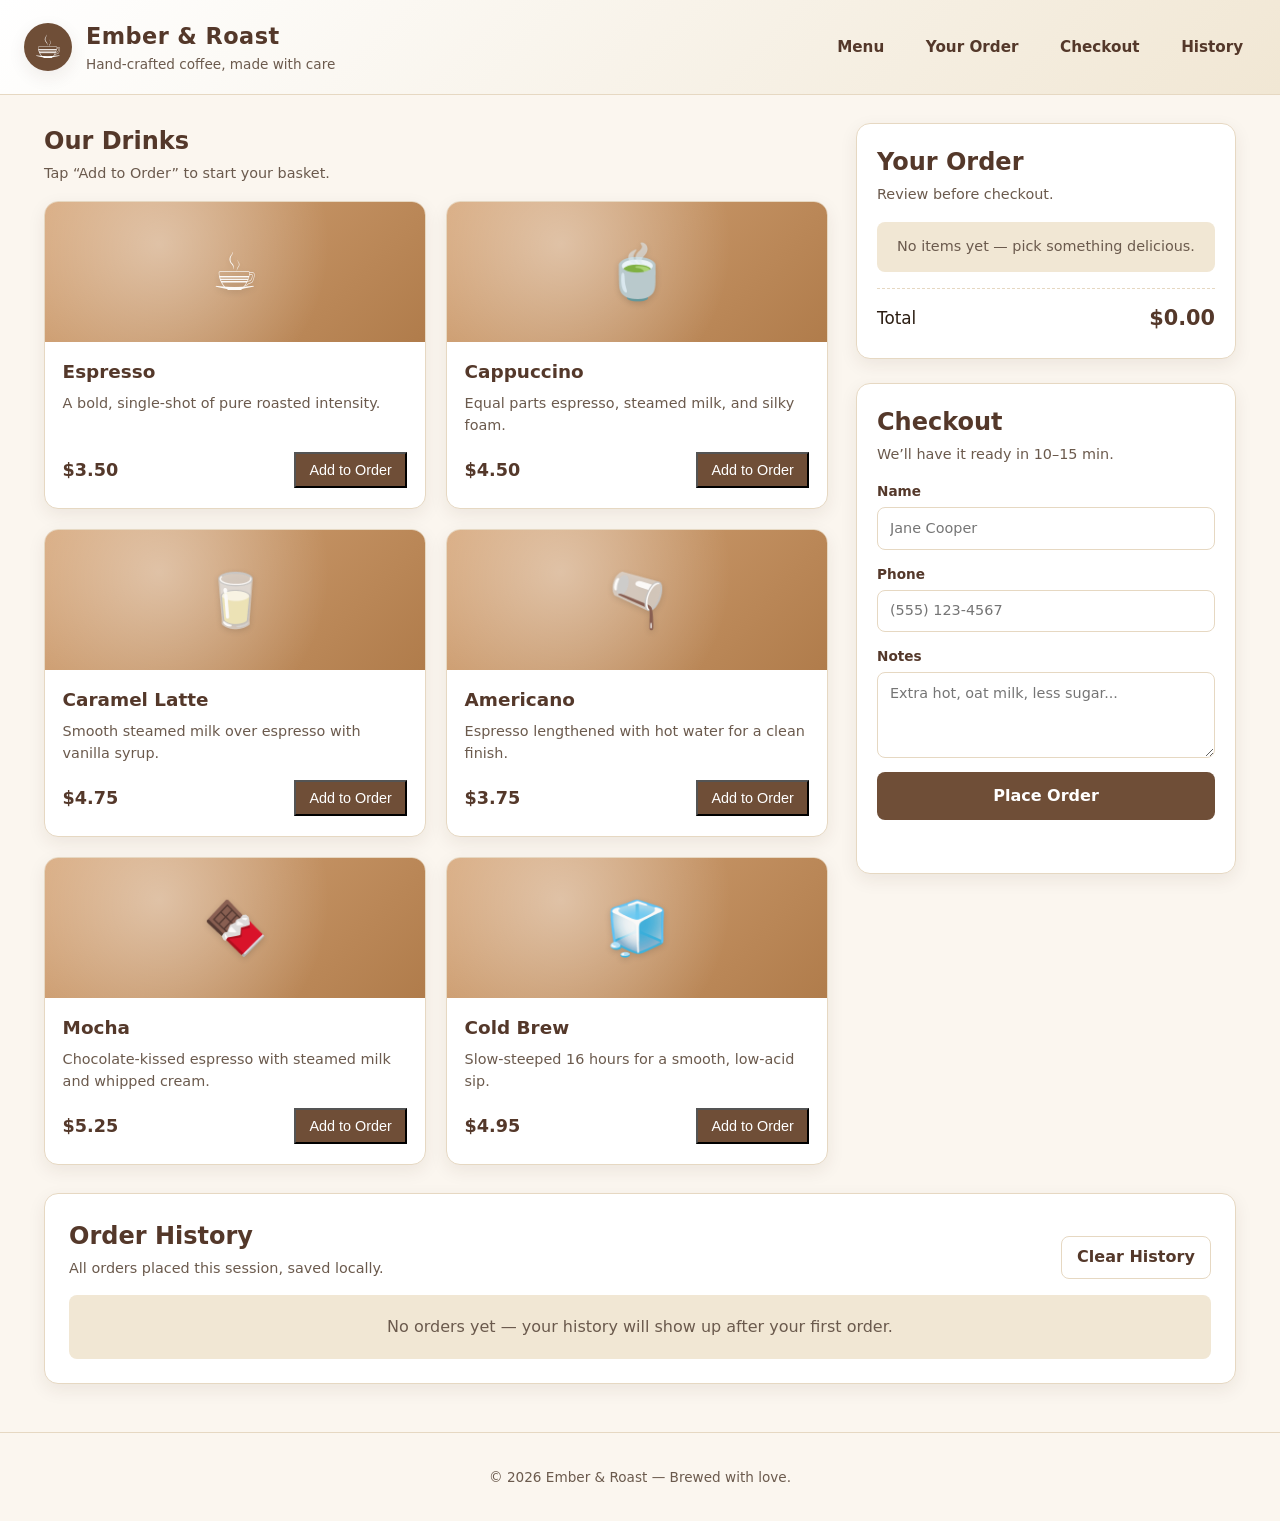
<file: index.html>
<!DOCTYPE html>
<html lang="en">
<head>
  <meta charset="UTF-8" />
  <meta name="viewport" content="width=device-width, initial-scale=1.0" />
  <title>Ember & Roast — Coffee Shop</title>
  <link rel="stylesheet" href="style.css" />
</head>
<body>
  <!-- Header -->
  <header class="site-header">
    <div class="brand">
      <span class="brand-logo" aria-hidden="true">☕</span>
      <div>
        <h1 class="brand-name">Ember &amp; Roast</h1>
        <p class="brand-tag">Hand-crafted coffee, made with care</p>
      </div>
    </div>
    <nav class="site-nav" aria-label="Primary">
      <a href="#menu">Menu</a>
      <a href="#order">Your Order</a>
      <a href="#checkout">Checkout</a>
      <a href="#history">History<span class="nav-badge" id="nav-badge" hidden>0</span></a>
    </nav>
  </header>

  <main class="layout">
    <!-- Menu Section -->
    <section class="menu" id="menu" aria-labelledby="menu-title">
      <div class="section-head">
        <h2 id="menu-title">Our Drinks</h2>
        <p class="muted">Tap “Add to Order” to start your basket.</p>
      </div>

      <div class="menu-grid" id="menu-grid">
        <!-- Drink cards rendered by app.js -->
      </div>
    </section>

    <!-- Order Summary + Form -->
    <aside class="sidebar">
        <section class="order" id="order" aria-labelledby="order-title">
          <div class="section-head">
            <h2 id="order-title">Your Order</h2>
            <p class="muted">Review before checkout.</p>
          </div>

          <ul class="order-list" id="order-list" aria-live="polite">
            <li class="order-empty">No items yet — pick something delicious.</li>
          </ul>

          <div class="order-total" aria-live="polite">
            <span>Total</span>
            <strong id="order-total">$0.00</strong>
          </div>
        </section>

        <section class="checkout" id="checkout" aria-labelledby="checkout-title">
          <div class="section-head">
            <h2 id="checkout-title">Checkout</h2>
            <p class="muted">We’ll have it ready in 10–15 min.</p>
          </div>

          <form class="checkout-form" id="checkout-form" novalidate>
            <label class="field">
              <span>Name</span>
              <input type="text" id="cust-name" name="name" placeholder="Jane Cooper" required />
            </label>

            <label class="field">
              <span>Phone</span>
              <input type="tel" id="cust-phone" name="phone" placeholder="(555) 123-4567" required />
            </label>

            <label class="field">
              <span>Notes</span>
              <textarea id="cust-notes" name="notes" rows="3" placeholder="Extra hot, oat milk, less sugar..."></textarea>
            </label>

            <button type="submit" class="btn-primary">Place Order</button>
            <p class="form-feedback" id="form-feedback" role="status"></p>
          </form>
        </section>
    </aside>
  </main>

  <!-- Order History -->
  <section class="history" id="history" aria-labelledby="history-title">
    <div class="history-shell">
      <div class="section-head history-head">
        <div>
          <h2 id="history-title">Order History</h2>
          <p class="muted">All orders placed this session, saved locally.</p>
        </div>
        <button class="btn-ghost" id="clear-history" type="button">Clear History</button>
      </div>

      <div class="history-grid" id="history-grid">
        <!-- History cards rendered by app.js -->
      </div>

      <p class="history-empty" id="history-empty">No orders yet — your history will show up after your first order.</p>
    </div>
  </section>

  <footer class="site-footer">
    <p>© 2026 Ember &amp; Roast — Brewed with love.</p>
  </footer>

  <script src="app.js"></script>
</body>
</html>
</file>
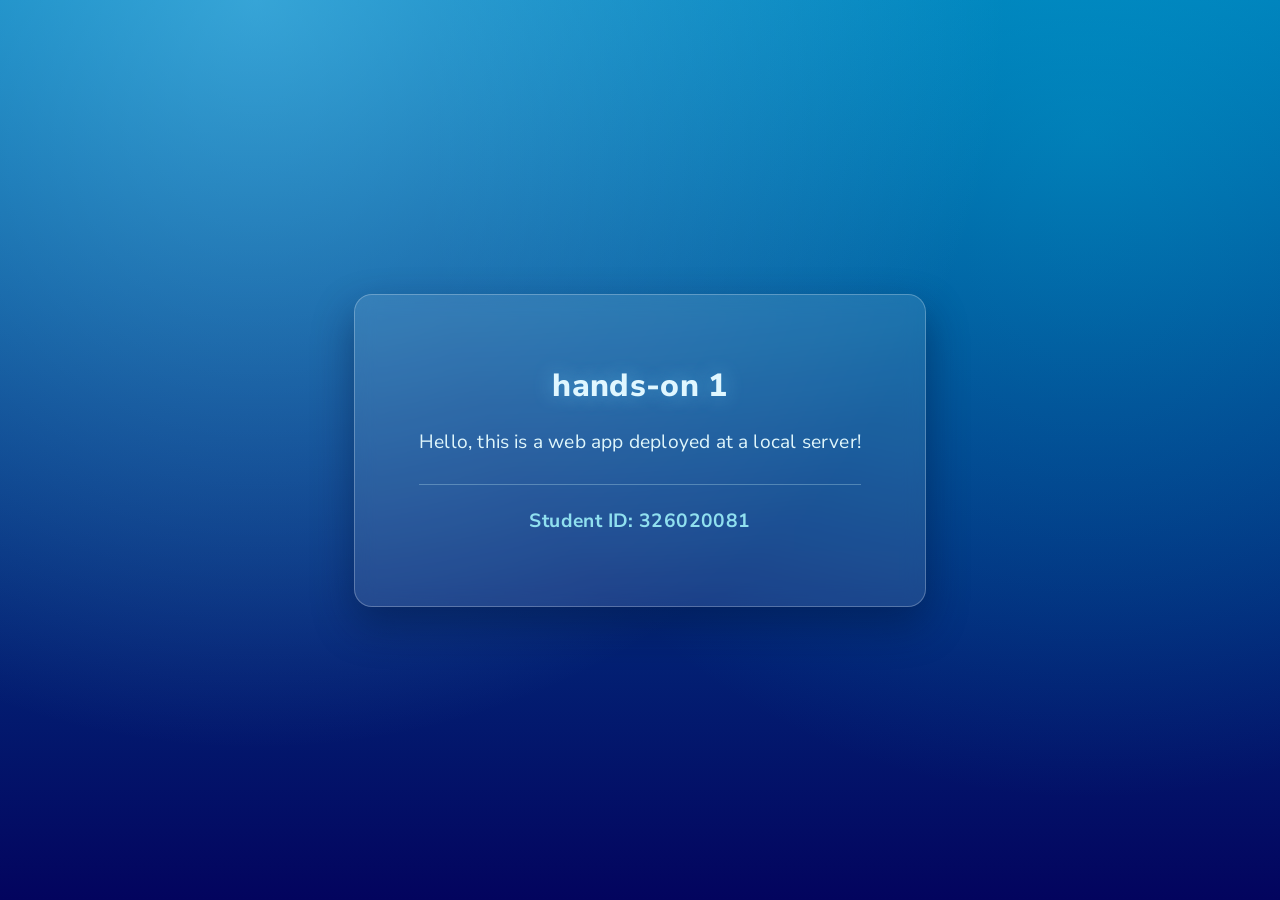
<file: hands-on-1/templates/index.html>
<!DOCTYPE html>
<html lang="en">
<head>
    <meta charset="UTF-8">
    <meta name="viewport" content="width=device-width, initial-scale=1.0">
    <title>hands-on 1</title>
    <link rel="preconnect" href="https://fonts.googleapis.com">
    <link rel="preconnect" href="https://fonts.gstatic.com" crossorigin>
    <link href="https://fonts.googleapis.com/css2?family=Nunito+Sans:wght@400;600;800&display=swap" rel="stylesheet">
    <style>
        body {
            /* Nunito Sans is easier on the eyes; system fonts act as fallback */
            font-family: "Nunito Sans", -apple-system, BlinkMacSystemFont, "Segoe UI",
                         Roboto, Helvetica, Arial, sans-serif;
            -webkit-font-smoothing: antialiased;
            -moz-osx-font-smoothing: grayscale;
            display: flex;
            justify-content: center;
            align-items: center;
            min-height: 100vh;
            margin: 0;
            /* blue ocean: deep sea gradient with light rays at the surface */
            background:
                radial-gradient(circle at 20% 0%, rgba(120, 220, 255, 0.45), transparent 55%),
                radial-gradient(circle at 85% 15%, rgba(0, 180, 216, 0.35), transparent 50%),
                linear-gradient(180deg, #0077b6 0%, #023e8a 45%, #03045e 100%);
            background-attachment: fixed;
            padding: 2rem;
            box-sizing: border-box;
        }
        .card {
            background: rgba(255, 255, 255, 0.1);
            backdrop-filter: blur(10px);
            -webkit-backdrop-filter: blur(10px);
            border: 1px solid rgba(255, 255, 255, 0.25);
            padding: 3rem 4rem;
            border-radius: 18px;
            box-shadow: 0 18px 40px rgba(2, 20, 60, 0.45);
            text-align: center;
            max-width: 600px;
        }
        h1 {
            color: #e0f7ff;
            font-size: 2rem;
            font-weight: 800;
            letter-spacing: 0.01em;
            margin-bottom: 1rem;
            text-shadow: 0 0 20px rgba(120, 220, 255, 0.45);
        }
        p  {
            color: #dff6fb;
            font-size: 1.2rem;
            font-weight: 400;
            line-height: 1.75;
            letter-spacing: 0.01em;
        }
        .student-id {
            margin-top: 1.5rem;
            padding-top: 1.25rem;
            border-top: 1px solid rgba(202, 240, 248, 0.3);
            color: #90e0ef;
            font-weight: bold;
            letter-spacing: 0.02em;
        }
    </style>
</head>
<body>
    <div class="card">
        <h1>hands-on 1</h1>
        <p>Hello, this is a web app deployed at a local server!</p>
        <p class="student-id">Student ID: 326020081</p>
    </div>
</body>
</html>
</file>
<file: style.css>
/* =========================================================
   Ember & Roast — Coffee Shop Stylesheet
   Mobile-first, warm palette, CSS Grid + Flexbox
   ========================================================= */

:root {
  --bg: #fbf6ef;
  --bg-card: #ffffff;
  --bg-soft: #f1e7d4;
  --primary: #6f4e37;     /* coffee brown */
  --primary-dark: #54382a;
  --accent: #d6a679;      /* caramel */
  --accent-strong: #b07c4b;
  --text: #2b1d12;
  --text-muted: #6b5a4d;
  --danger: #b14b3c;
  --success: #2e7d4f;
  --border: #e6d8c2;
  --shadow: 0 6px 18px rgba(67, 41, 22, 0.08);
  --shadow-hover: 0 10px 24px rgba(67, 41, 22, 0.14);
  --radius: 14px;
  --radius-sm: 8px;
}

* { box-sizing: border-box; }

html, body {
  margin: 0;
  padding: 0;
  background: var(--bg);
  color: var(--text);
  font-family: "Inter", "Segoe UI", system-ui, -apple-system, sans-serif;
  line-height: 1.5;
}

img { max-width: 100%; display: block; }

a {
  color: var(--primary-dark);
  text-decoration: none;
}
a:hover { text-decoration: underline; }

/* ---------- Header ---------- */
.site-header {
  display: flex;
  align-items: center;
  justify-content: space-between;
  flex-wrap: wrap;
  gap: 1rem;
  padding: 1.25rem 1.5rem;
  background: linear-gradient(135deg, #fff 0%, var(--bg-soft) 100%);
  border-bottom: 1px solid var(--border);
  position: sticky;
  top: 0;
  z-index: 10;
}

.brand {
  display: flex;
  align-items: center;
  gap: 0.875rem;
}

.brand-logo {
  font-size: 2rem;
  background: var(--primary);
  color: #fff;
  width: 48px;
  height: 48px;
  display: grid;
  place-items: center;
  border-radius: 50%;
  box-shadow: var(--shadow);
}

.brand-name {
  margin: 0;
  font-size: 1.4rem;
  letter-spacing: 0.02em;
  color: var(--primary-dark);
}

.brand-tag {
  margin: 0;
  font-size: 0.85rem;
  color: var(--text-muted);
}

.site-nav {
  display: flex;
  gap: 1rem;
  flex-wrap: wrap;
}

.site-nav a {
  padding: 0.4rem 0.8rem;
  border-radius: var(--radius-sm);
  font-weight: 600;
  font-size: 0.95rem;
  transition: background 0.2s;
}

.site-nav a:hover {
  background: var(--bg-soft);
  text-decoration: none;
}

.nav-badge {
  display: inline-block;
  margin-left: 0.4rem;
  background: var(--accent-strong);
  color: #fff;
  font-size: 0.75rem;
  font-weight: 700;
  padding: 0.1rem 0.45rem;
  border-radius: 999px;
  min-width: 1.2rem;
  text-align: center;
  line-height: 1;
}
.nav-badge[hidden] { display: none; }

html { scroll-behavior: smooth; }

/* ---------- Layout ---------- */
.layout {
  display: grid;
  grid-template-columns: 1fr;
  gap: 1.75rem;
  padding: 1.75rem 1.5rem;
  max-width: 1240px;
  margin: 0 auto;
}

@media (min-width: 900px) {
  .layout {
    grid-template-columns: minmax(0, 1fr) 380px;
    align-items: start;
  }
  .menu { grid-column: 1; }
  .sidebar { grid-column: 2; position: sticky; top: 100px; }
}

/* ---------- Sections ---------- */
.section-head { margin-bottom: 1rem; }
.section-head h2 {
  margin: 0;
  font-size: 1.5rem;
  color: var(--primary-dark);
}
.muted { color: var(--text-muted); margin: 0.25rem 0 0; font-size: 0.9rem; }

/* ---------- Menu Grid ---------- */
.menu-grid {
  display: grid;
  grid-template-columns: repeat(auto-fit, minmax(260px, 1fr));
  gap: 1.25rem;
}

.drink-card {
  background: var(--bg-card);
  border-radius: var(--radius);
  border: 1px solid var(--border);
  box-shadow: var(--shadow);
  display: flex;
  flex-direction: column;
  overflow: hidden;
  transition: transform 0.2s ease, box-shadow 0.2s ease;
}

.drink-card:hover {
  transform: translateY(-3px);
  box-shadow: var(--shadow-hover);
}

.drink-image {
  height: 140px;
  background:
    radial-gradient(circle at 30% 30%, rgba(255,255,255,0.4), transparent 60%),
    linear-gradient(135deg, var(--accent) 0%, var(--accent-strong) 100%);
  display: grid;
  place-items: center;
  font-size: 3.25rem;
  color: rgba(255,255,255,0.95);
  text-shadow: 0 2px 6px rgba(0,0,0,0.15);
}

.drink-body {
  padding: 1rem 1.1rem 1.2rem;
  display: flex;
  flex-direction: column;
  gap: 0.5rem;
  flex: 1;
}

.drink-name {
  margin: 0;
  font-size: 1.15rem;
  color: var(--primary-dark);
}

.drink-desc {
  margin: 0;
  font-size: 0.9rem;
  color: var(--text-muted);
  flex: 1;
}

.drink-foot {
  display: flex;
  align-items: center;
  justify-content: space-between;
  margin-top: 0.5rem;
  gap: 0.75rem;
}

.drink-price {
  font-weight: 700;
  font-size: 1.1rem;
  color: var(--primary-dark);
}

/* ---------- Buttons ---------- */
.btn-primary, .btn-ghost, .btn-remove {
  cursor: pointer;
  border: none;
  font: inherit;
  font-weight: 600;
  border-radius: var(--radius-sm);
  padding: 0.55rem 0.95rem;
  transition: background 0.18s, transform 0.12s, color 0.18s;
}

.btn-primary {
  background: var(--primary);
  color: #fff;
  width: 100%;
  font-size: 1rem;
  padding: 0.75rem 1rem;
}
.btn-primary:hover { background: var(--primary-dark); }
.btn-primary:active { transform: scale(0.98); }

.btn-add {
  background: var(--primary);
  color: #fff;
  padding: 0.5rem 0.85rem;
  font-size: 0.9rem;
}
.btn-add:hover { background: var(--primary-dark); }
.btn-add:disabled { background: var(--text-muted); cursor: not-allowed; }

.btn-remove {
  background: transparent;
  color: var(--danger);
  border: 1px solid var(--border);
  padding: 0.25rem 0.55rem;
  font-size: 0.8rem;
}
.btn-remove:hover { background: #fbeae7; }

/* ---------- Sidebar (Order + Checkout) ---------- */
.sidebar {
  display: flex;
  flex-direction: column;
  gap: 1.5rem;
}

.order, .checkout {
  background: var(--bg-card);
  border-radius: var(--radius);
  border: 1px solid var(--border);
  box-shadow: var(--shadow);
  padding: 1.25rem 1.25rem 1.5rem;
}

.order-list {
  list-style: none;
  margin: 0 0 1rem;
  padding: 0;
  display: flex;
  flex-direction: column;
  gap: 0.5rem;
}

.order-empty {
  background: var(--bg-soft);
  border-radius: var(--radius-sm);
  padding: 0.9rem;
  text-align: center;
  color: var(--text-muted);
  font-size: 0.9rem;
}

.order-item {
  display: grid;
  grid-template-columns: 1fr auto;
  align-items: center;
  gap: 0.5rem;
  padding: 0.65rem 0.75rem;
  background: var(--bg-soft);
  border-radius: var(--radius-sm);
}

.order-item .name { font-weight: 600; }
.order-item .meta {
  font-size: 0.8rem;
  color: var(--text-muted);
}
.order-item .price {
  font-weight: 700;
  color: var(--primary-dark);
  text-align: right;
}
.order-item .actions {
  grid-column: 1 / -1;
  display: flex;
  justify-content: flex-end;
  margin-top: 0.25rem;
}

.order-total {
  display: flex;
  justify-content: space-between;
  align-items: center;
  border-top: 1px dashed var(--border);
  padding-top: 0.85rem;
  font-size: 1.05rem;
}
.order-total strong {
  font-size: 1.3rem;
  color: var(--primary-dark);
}

/* ---------- Checkout Form ---------- */
.checkout-form {
  display: flex;
  flex-direction: column;
  gap: 0.85rem;
}

.field {
  display: flex;
  flex-direction: column;
  gap: 0.35rem;
  font-size: 0.9rem;
  color: var(--text);
}

.field span {
  font-weight: 600;
  color: var(--primary-dark);
  font-size: 0.85rem;
}

.field input,
.field textarea {
  font: inherit;
  padding: 0.6rem 0.75rem;
  border-radius: var(--radius-sm);
  border: 1px solid var(--border);
  background: #fff;
  color: var(--text);
  transition: border-color 0.15s, box-shadow 0.15s;
}

.field input:focus,
.field textarea:focus {
  outline: none;
  border-color: var(--primary);
  box-shadow: 0 0 0 3px rgba(111, 78, 55, 0.15);
}

.field textarea { resize: vertical; min-height: 70px; }

.form-feedback {
  min-height: 1.2em;
  margin: 0;
  font-size: 0.85rem;
  text-align: center;
}
.form-feedback.ok { color: var(--success); }
.form-feedback.err { color: var(--danger); }

/* ---------- Footer ---------- */
.site-footer {
  text-align: center;
  padding: 1.25rem;
  font-size: 0.85rem;
  color: var(--text-muted);
  border-top: 1px solid var(--border);
  margin-top: 1rem;
}

/* ---------- Order History ---------- */
.history {
  padding: 0 1.5rem 2rem;
  max-width: 1240px;
  margin: 0 auto;
}

.history-shell {
  background: var(--bg-card);
  border-radius: var(--radius);
  border: 1px solid var(--border);
  box-shadow: var(--shadow);
  padding: 1.5rem;
}

.history-head {
  display: flex;
  align-items: flex-end;
  justify-content: space-between;
  gap: 1rem;
  flex-wrap: wrap;
  margin-bottom: 1rem;
}

.btn-ghost {
  background: transparent;
  color: var(--primary-dark);
  border: 1px solid var(--border);
}
.btn-ghost:hover { background: var(--bg-soft); }

.history-grid {
  display: grid;
  grid-template-columns: repeat(auto-fit, minmax(280px, 1fr));
  gap: 1rem;
}

.history-empty {
  text-align: center;
  color: var(--text-muted);
  background: var(--bg-soft);
  border-radius: var(--radius-sm);
  padding: 1.25rem;
  margin: 0;
}

.history-card {
  background: linear-gradient(180deg, var(--bg-soft) 0%, #fff 100%);
  border: 1px solid var(--border);
  border-radius: var(--radius);
  padding: 1rem 1.1rem;
  display: flex;
  flex-direction: column;
  gap: 0.6rem;
}

.history-card-head {
  display: flex;
  align-items: baseline;
  justify-content: space-between;
  gap: 0.5rem;
}

.history-num {
  background: var(--primary);
  color: #fff;
  font-size: 0.75rem;
  font-weight: 700;
  padding: 0.2rem 0.55rem;
  border-radius: 999px;
}

.history-time {
  font-size: 0.8rem;
  color: var(--text-muted);
}

.history-customer {
  display: flex;
  flex-direction: column;
  gap: 0.1rem;
}

.history-customer .name {
  font-weight: 700;
  color: var(--primary-dark);
}
.history-customer .phone {
  font-size: 0.85rem;
  color: var(--text-muted);
}

.history-items {
  list-style: none;
  margin: 0;
  padding: 0;
  display: flex;
  flex-direction: column;
  gap: 0.25rem;
  border-top: 1px dashed var(--border);
  padding-top: 0.55rem;
}

.history-items li {
  display: flex;
  justify-content: space-between;
  font-size: 0.88rem;
}
.history-items .qty {
  color: var(--text-muted);
  margin-right: 0.4rem;
}

.history-notes {
  font-size: 0.85rem;
  color: var(--text-muted);
  background: #fff;
  border-left: 3px solid var(--accent);
  padding: 0.4rem 0.55rem;
  border-radius: 4px;
  white-space: pre-wrap;
}

.history-foot {
  display: flex;
  justify-content: space-between;
  align-items: center;
  border-top: 1px dashed var(--border);
  padding-top: 0.55rem;
  margin-top: 0.1rem;
}
.history-foot .label { font-size: 0.85rem; color: var(--text-muted); }
.history-foot .total { font-weight: 800; color: var(--primary-dark); font-size: 1.05rem; }

@keyframes flash-in {
  0%   { transform: scale(0.85); box-shadow: 0 0 0 0 rgba(214, 166, 121, 0.7); opacity: 0; }
  60%  { transform: scale(1.03); box-shadow: 0 0 0 8px rgba(214, 166, 121, 0); opacity: 1; }
  100% { transform: scale(1); box-shadow: var(--shadow); opacity: 1; }
}

.history-card.flash {
  animation: flash-in 0.55s ease-out;
}

/* ---------- Small screens tweaks ---------- */
@media (max-width: 480px) {
  .site-header { padding: 1rem; }
  .brand-name { font-size: 1.2rem; }
  .layout { padding: 1.25rem 1rem; }
  .drink-image { height: 120px; font-size: 2.75rem; }
}
</file>
